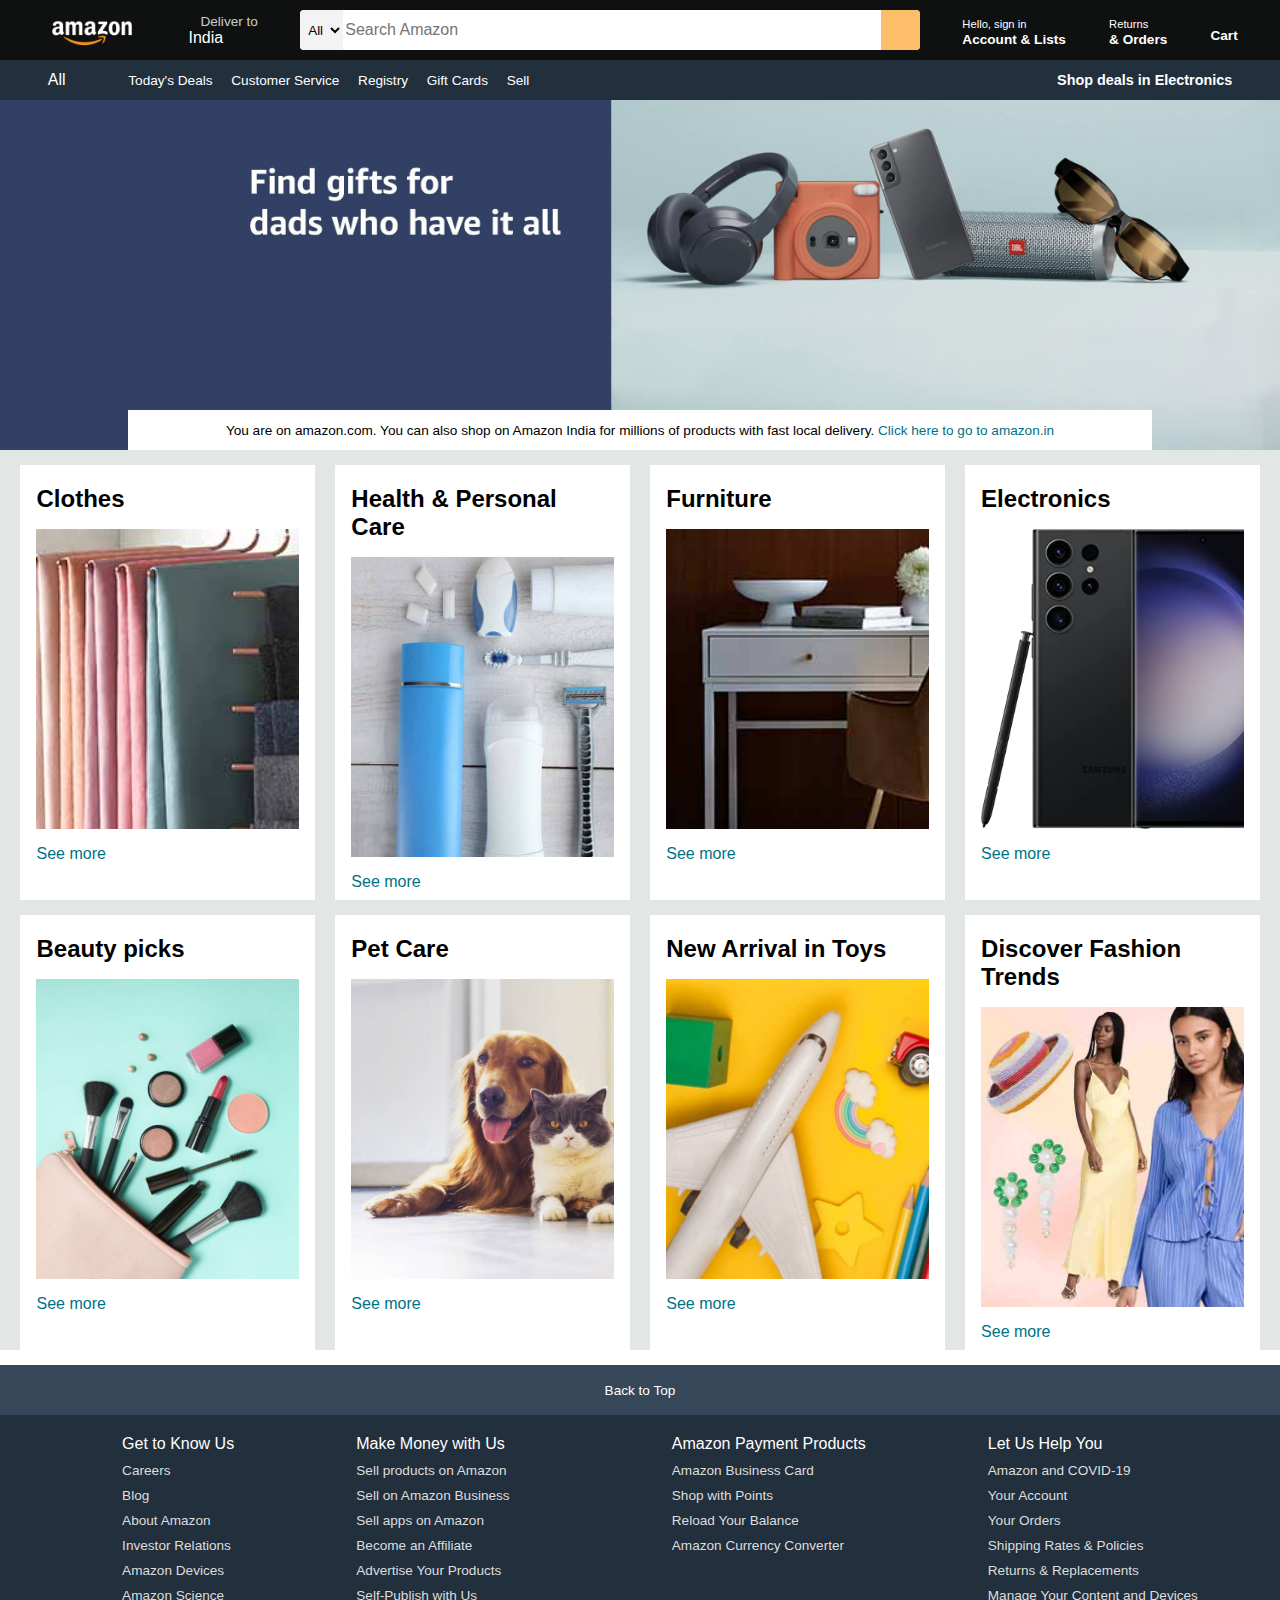
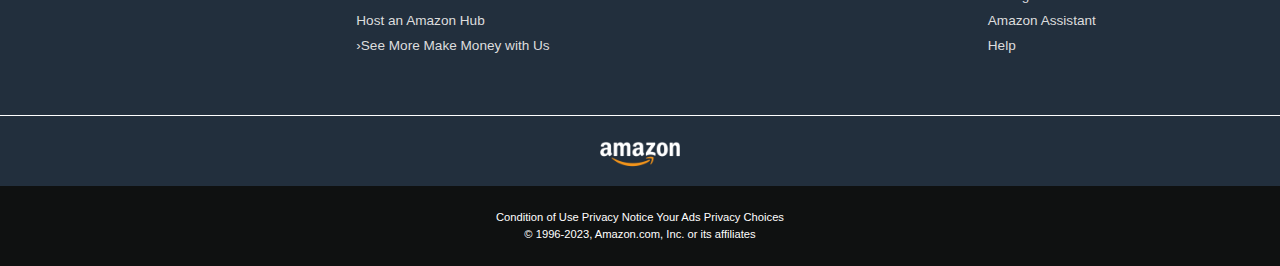
<file: LandingPage/index.html>
<!DOCTYPE html>
<html lang="en">
  <head>
    <meta charset="UTF-8" />
    <meta name="viewport" content="width=device-width, initial-scale=1.0" />
    <title>Amazon.com</title>
    <link
      rel="stylesheet"
      href="https://cdnjs.cloudflare.com/ajax/libs/font-awesome/6.4.0/css/all.min.css"
      integrity="sha512-iecdLmaskl7CVkqkXNQ/ZH/XLlvWZOJyj7Yy7tcenmpD1ypASozpmT/E0iPtmFIB46ZmdtAc9eNBvH0H/ZpiBw=="
      crossorigin="anonymous"
      referrerpolicy="no-referrer"
    />
    <link rel="stylesheet" href="style.css" />
  </head>
  <body>
    <header>
      <div class="navbar">
        <div class="nav-logo border">
          <div class="logo"></div>
        </div>
        <div class="nav-address border">
          <p class="add-first">Deliver to</p>
          <div class="add-icon">
            <i class="fa-solid fa-location-dot"></i>
            <p class="add-second">India</p>
          </div>
        </div>
        <div class="nav-search">
          <select class="search-select">
            <option>All</option>
          </select>
          <input placeholder="Search Amazon" class="search-input" />
          <div class="search-icon">
            <i class="fa-solid fa-magnifying-glass"></i>
          </div>
        </div>

        <div class="nav-singin border">
          <p><span>Hello, sign in</span></p>
          <p class="nav-second">Account & Lists</p>
        </div>

        <div class="nav-return border">
          <p><span>Returns</span></p>
          <p class="nav-second">& Orders</p>
        </div>

        <div class="nav-cart border">
          <i class="fa-solid fa-cart-shopping"></i>
          Cart
        </div>
      </div>

      <div class="panel">
        <div class="panel-all">
          <i class="fa-solid fa-bars"></i>
          All
        </div>
        <div class="panel-ops">
          <p>Today's Deals</p>
          <p>Customer Service</p>
          <p>Registry</p>
          <p>Gift Cards</p>
          <p>Sell</p>
        </div>

        <div class="panel-deals">Shop deals in Electronics</div>
      </div>
    </header>

    <div class="hero-section">
      <div class="hero-msg">
        <p>
          You are on amazon.com. You can also shop on Amazon India for millions
          of products with fast local delivery.
          <a>Click here to go to amazon.in</a>
        </p>
      </div>
    </div>

    <div class="shop-section">
      <div class="box1 box">
        <div class="box-content">
          <h2>Clothes</h2>
          <div
            class="box-img"
            style="background-image: url('box1_image.jpg')"
          ></div>
          <p>See more</p>
        </div>
      </div>
      <div class="box2 box">
        <div class="box-content">
          <h2>Health & Personal Care</h2>
          <div
            class="box-img"
            style="background-image: url('box2_image.jpg')"
          ></div>
          <p>See more</p>
        </div>
      </div>
      <div class="box3 box">
        <div class="box-content">
          <h2>Furniture</h2>
          <div
            class="box-img"
            style="background-image: url('box3_image.jpg')"
          ></div>
          <p>See more</p>
        </div>
      </div>
      <div class="box4 box">
        <div class="box-content">
          <h2>Electronics</h2>
          <div
            class="box-img"
            style="background-image: url('box4_image.jpg')"
          ></div>
          <p>See more</p>
        </div>
      </div>
      <div class="box5 box">
        <div class="box-content">
          <h2>Beauty picks</h2>
          <div
            class="box-img"
            style="background-image: url('box5_image.jpg')"
          ></div>
          <p>See more</p>
        </div>
      </div>
      <div class="box6 box">
        <div class="box-content">
          <h2>Pet Care</h2>
          <div
            class="box-img"
            style="background-image: url('box6_image.jpg')"
          ></div>
          <p>See more</p>
        </div>
      </div>
      <div class="box7 box">
        <div class="box-content">
          <h2>New Arrival in Toys</h2>
          <div
            class="box-img"
            style="background-image: url('box7_image.jpg')"
          ></div>
          <p>See more</p>
        </div>
      </div>
      <div class="box8 box">
        <div class="box-content">
          <h2>Discover Fashion Trends</h2>
          <div
            class="box-img"
            style="background-image: url('box8_image.jpg')"
          ></div>
          <p>See more</p>
        </div>
      </div>
    </div>

    <footer>
      <foot class="foot-panel1">Back to Top</foot>

      <div class="foot-panel2">
        <ul>
          <p>Get to Know Us</p>
          <a>Careers</a>
          <a>Blog</a>
          <a>About Amazon</a>
          <a>Investor Relations</a>
          <a>Amazon Devices</a>
          <a>Amazon Science</a>
        </ul>

        <ul>
          <p>Make Money with Us</p>
          <a>Sell products on Amazon</a>
          <a>Sell on Amazon Business</a>
          <a>Sell apps on Amazon</a>
          <a>Become an Affiliate</a>
          <a>Advertise Your Products</a>
          <a>Self-Publish with Us</a>
          <a>Host an Amazon Hub</a>
          <a>›See More Make Money with Us</a>
        </ul>

        <ul>
          <p>Amazon Payment Products</p>
          <a>Amazon Business Card</a>
          <a>Shop with Points</a>
          <a>Reload Your Balance</a>
          <a>Amazon Currency Converter</a>
        </ul>

        <ul>
          <p>Let Us Help You</p>
          <a>Amazon and COVID-19</a>
          <a>Your Account</a>
          <a>Your Orders</a>
          <a>Shipping Rates & Policies</a>
          <a>Returns & Replacements</a>
          <a>Manage Your Content and Devices</a>
          <a>Amazon Assistant</a>
          <a>Help</a>
        </ul>
      </div>

      <div class="foot-panel3">
        <div class="logo"></div>
      </div>

      <div class="foot-panel4">
        <div class="pages">
          <a>Condition of Use</a>
          <a>Privacy Notice</a>
          <a>Your Ads Privacy Choices</a>
        </div>
        <div class="copyright">
          © 1996-2023, Amazon.com, Inc. or its affiliates
        </div>
      </div>
    </footer>
  </body>
</html>
</file>
<file: LandingPage/style.css>
* {
    margin: 0;
    font-family: Arial;
    border: border-box;
}

.navbar {
    height: 60px;
    background-color: #0f1111;
    color: white;
    display: flex;
    align-items: center;
    justify-content: space-evenly;
}

.nav-logo {
    height: 50px;
    width: 100px;
}


.logo {
    background-image: url("amazon_logo.png");
    background-size: cover;
    height: 50px;
    width: 100%;
}

.border {
    border: 1.5px solid transparent ;
}

.border:hover {
    border: 1.5px solid white;
}

/** box2 **/
.add-first {
    color: #cccccc;
    font-size: 0.85rem;
    margin-left: 15px;
}

.add-second {
    font-size: 1rem;
    margin-left: 3px;
}

.add-icon {
    display: flex;
    align-items: center;
}

/** box3 **/
.nav-search {
    display: flex;
    justify-content: space-evenly;
    background-color: pink;
    width: 620px;
    height: 40px;
    border-radius: 4px;
}

.search-select {
    background-color: #f3f3f3;
    width: 50px;
    text-align: center;
    border-top-left-radius: 4px;
    border-bottom-left-radius: 4px;
    border: none;
}

.search-input {
    width: 100%;
    font-size: 1rem;
    border: none;
}

.search-icon {
    width: 45px;
    display: flex;
    justify-content: center;
    align-items: center;
    font-size: 1.2rem;
    background-color: #febd68;
    border-top-right-radius: 4px;
    border-bottom-right-radius: 4px;
    color: #0f1111;
}

.nav-search:hover {
     border: 2px solid orange;
}

/** box4 **/
span {
    font-size: 0.7rem;
}

.nav-second {
    font-size: 0.85rem;
    font-weight: 700;
}

/** box6 **/
.nav-cart i {
    font-size: 30px;
}

.nav-cart {
    font-size: 0.85rem;
    font-weight: 700;
}

/** panel **/
.panel {
    height: 40px;
    background-color: #222f3d;
    display: flex;
    color: white;
    align-items: center;
    justify-content: space-evenly;
}

.panel-ops p {
    display: inline;
    margin-left: 15px;
}

.panel-ops {
    width: 70%;
    font-size: 0.85rem;
}

.panel-deals {
    font-size: 0.9rem;
    font-weight: 700;
}

/** hero section **/
.hero-section {
    background-image: url("hero_image.jpg");
    background-size: cover;
    height: 350px;
    display: flex;
    justify-content: center;
    align-items: flex-end; 
}

.hero-msg {
    background-color: white;
    color: black;
    height: 40px;
    display: flex;
    align-items: center;
    justify-content: center;
    font-size: 0.85rem;
    width: 80%;
}

.hero-msg a {
    color: #007185;
}

/** shop section **/
.shop-section {
    display: flex;
    flex-wrap: wrap;
    justify-content: space-evenly;
    background-color: #e2e7e6;
}

.box {
    /* border: 2px solid black; */
    height: 400px;
    width: 23%;
    background-color: white;
    padding: 20px 0px 15px;
    margin-top: 15px;
}

.box-img {
    height: 300px;
    background-size: cover;
    margin-top: 1rem;
    margin-bottom: 1rem;
}

.box-content {
    margin-left: 1rem;
    margin-right: 1rem;
}

.box-content p {
    color: #007185;
}

/** footer **/
footer {
    margin-top: 15px;
}
.foot-panel1 {
    background-color: #37475a;
    color: white;
    height: 50px;
    display: flex;
    justify-content: center;
    align-items: center;
    font-size: 0.85rem;
}

.foot-panel2 {
    background-color: #222f3d;
    color: white;
    height: 300px;
    display: flex;
    justify-content: space-evenly;
}

ul {
    margin-top: 20px;
}

ul a {
    display: block;
    font-size: 0.85rem;
    margin-top: 10px;
    color: #dddddd;
}

.foot-panel3 {
    background-color: #222f3d;
    color: white;
    border-top: 0.5px solid white;
    height: 70px;
    display: flex;
    justify-content: center;
    align-items: center;
}

.logo {
    background-image: url("amazon_logo.png");
    background-size: cover;
    height: 50px;
    width: 100px;
}

.foot-panel4 {
    background-color: #0f1111;
    color: white;
    height: 80px;
    font-size: 0.7rem;
    text-align: center;
}

.pages {
    padding-top: 25px;
}

.copyright {
    padding-top: 5px;
}
</file>
